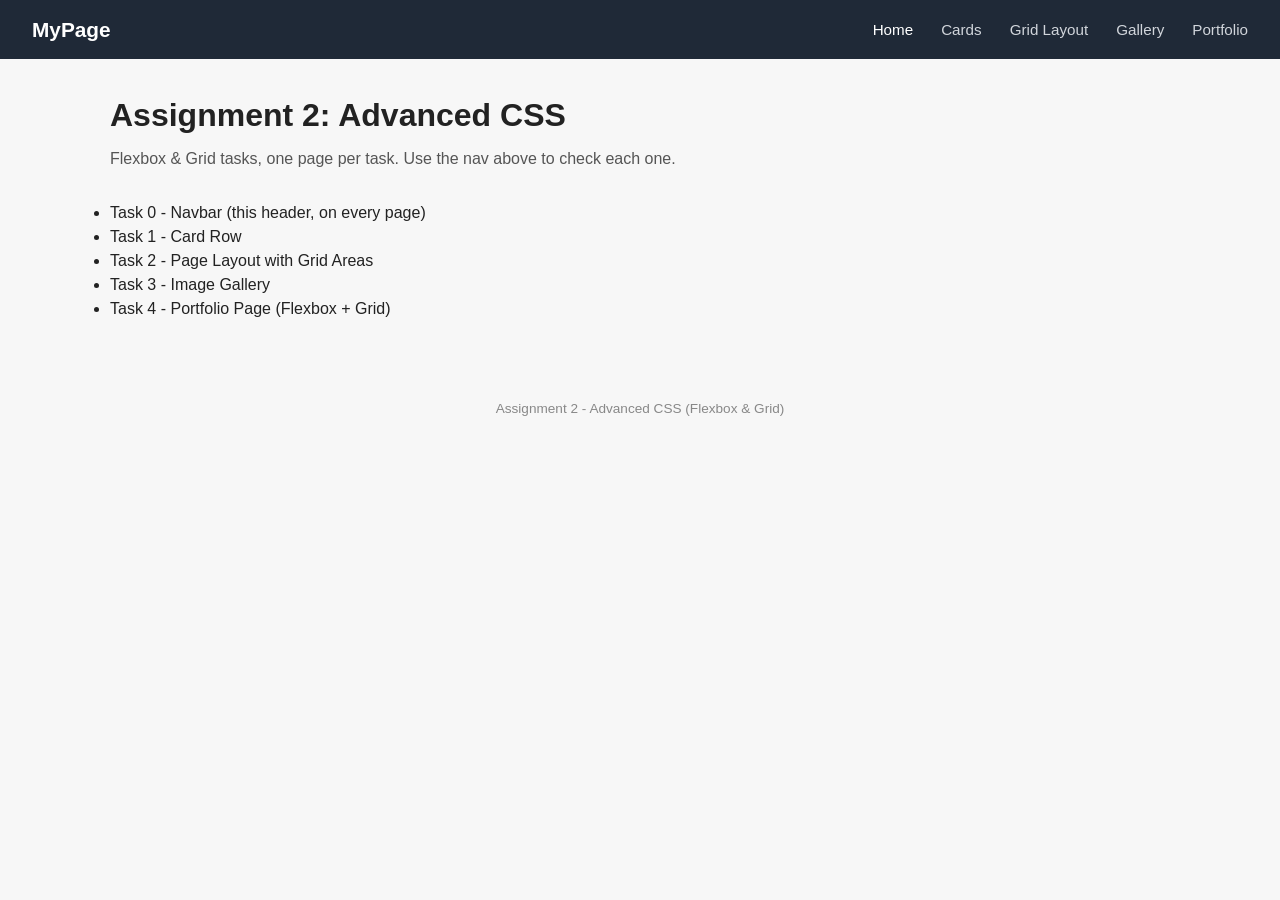
<file: index.html>
<!DOCTYPE html>
<html lang="en">
<head>
  <meta charset="UTF-8">
  <title>Assignment 2 - Flexbox & Grid</title>
  <link rel="stylesheet" href="css/style.css">
</head>
<body>

  <header class="navbar">
    <div class="nav-logo">MyPage</div>
    <ul class="nav-links">
      <li><a href="index.html" class="active">Home</a></li>
      <li><a href="cards.html">Cards</a></li>
      <li><a href="grid-layout.html">Grid Layout</a></li>
      <li><a href="gallery.html">Gallery</a></li>
      <li><a href="portfolio.html">Portfolio</a></li>
    </ul>
  </header>

  <main>
    <h1>Assignment 2: Advanced CSS</h1>
    <p class="subtitle">Flexbox & Grid tasks, one page per task. Use the nav above to check each one.</p>

    <ul>
      <li>Task 0 - Navbar (this header, on every page)</li>
      <li>Task 1 - <a href="cards.html">Card Row</a></li>
      <li>Task 2 - <a href="grid-layout.html">Page Layout with Grid Areas</a></li>
      <li>Task 3 - <a href="gallery.html">Image Gallery</a></li>
      <li>Task 4 - <a href="portfolio.html">Portfolio Page (Flexbox + Grid)</a></li>
    </ul>
  </main>

  <footer>Assignment 2 - Advanced CSS (Flexbox & Grid)</footer>

</body>
</html>
</file>
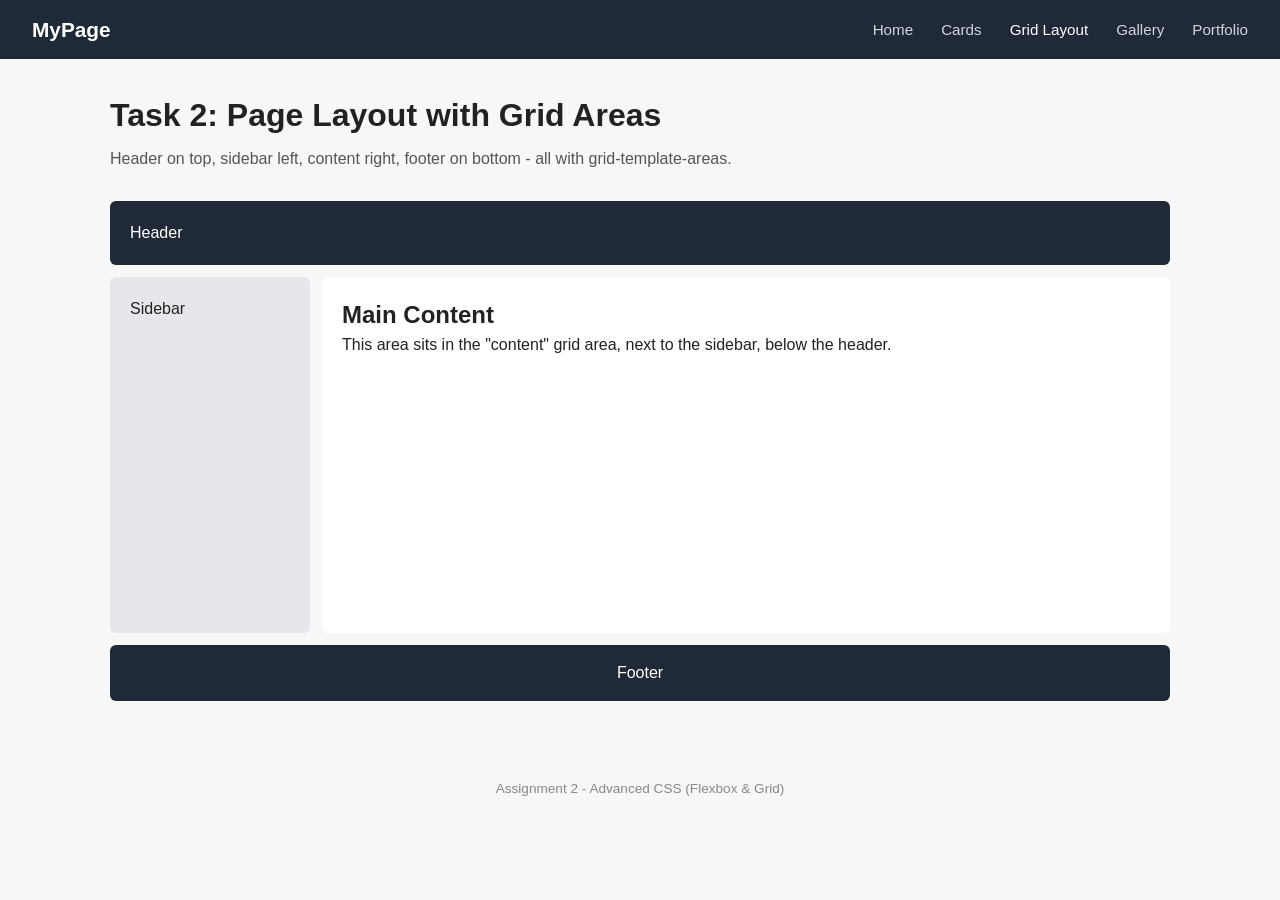
<file: grid-layout.html>
<!DOCTYPE html>
<html lang="en">
<head>
  <meta charset="UTF-8">
  <title>Grid Layout - Task 2</title>
  <link rel="stylesheet" href="css/style.css">
  <link rel="stylesheet" href="css/grid-layout.css">
</head>
<body>

  <header class="navbar">
    <div class="nav-logo">MyPage</div>
    <ul class="nav-links">
      <li><a href="index.html">Home</a></li>
      <li><a href="cards.html">Cards</a></li>
      <li><a href="grid-layout.html" class="active">Grid Layout</a></li>
      <li><a href="gallery.html">Gallery</a></li>
      <li><a href="portfolio.html">Portfolio</a></li>
    </ul>
  </header>

  <main>
    <h1>Task 2: Page Layout with Grid Areas</h1>
    <p class="subtitle">Header on top, sidebar left, content right, footer on bottom - all with grid-template-areas.</p>

    <div class="page-grid">
      <div class="g-header">Header</div>
      <div class="g-sidebar">Sidebar</div>
      <div class="g-content">
        <h2>Main Content</h2>
        <p>This area sits in the "content" grid area, next to the sidebar, below the header.</p>
      </div>
      <div class="g-footer">Footer</div>
    </div>
  </main>

  <footer>Assignment 2 - Advanced CSS (Flexbox & Grid)</footer>

</body>
</html>
</file>
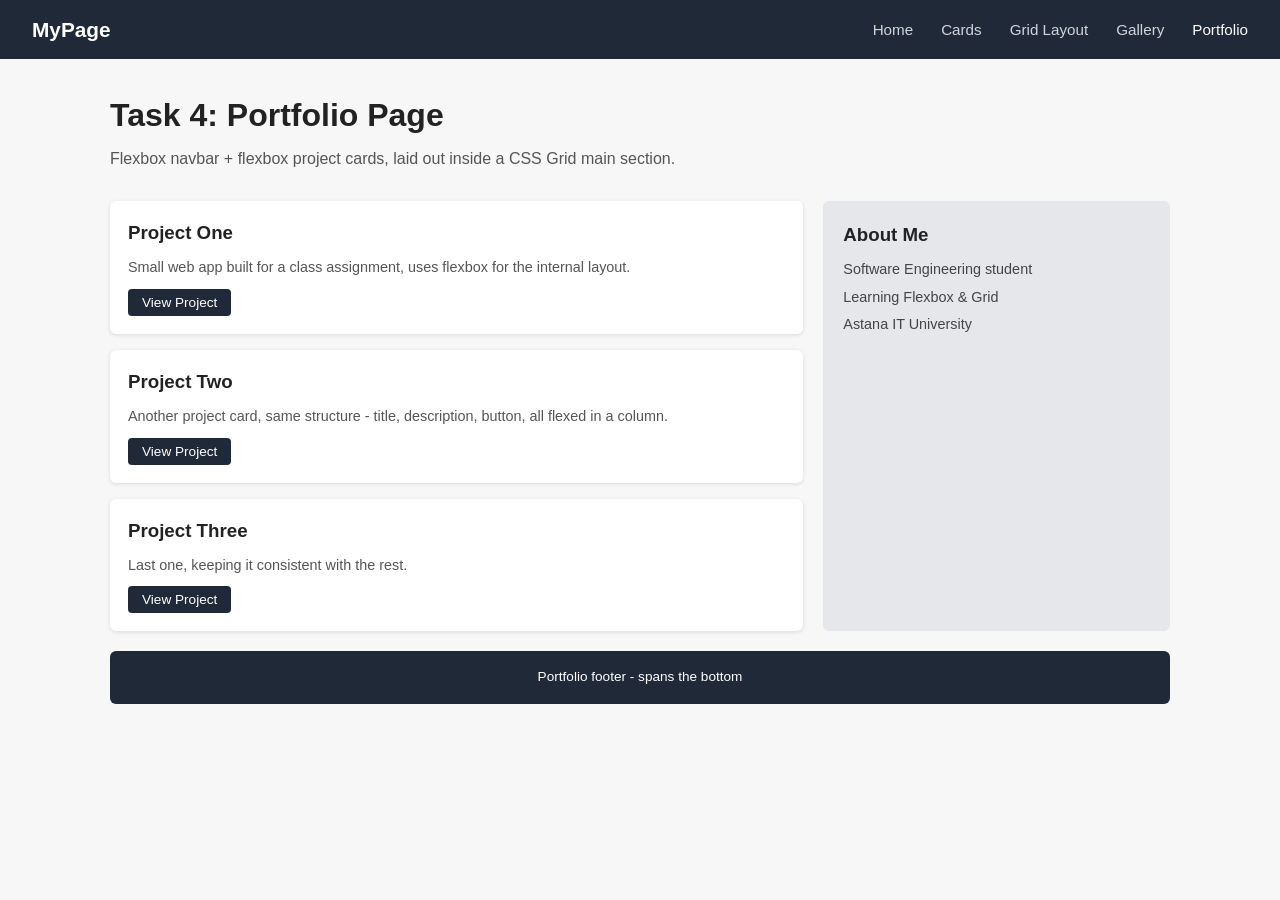
<file: portfolio.html>
<!DOCTYPE html>
<html lang="en">
<head>
  <meta charset="UTF-8">
  <title>Portfolio - Task 4</title>
  <link rel="stylesheet" href="css/style.css">
  <link rel="stylesheet" href="css/portfolio.css">
</head>
<body>

  <!-- header nav uses flexbox, from style.css -->
  <header class="navbar">
    <div class="nav-logo">MyPage</div>
    <ul class="nav-links">
      <li><a href="index.html">Home</a></li>
      <li><a href="cards.html">Cards</a></li>
      <li><a href="grid-layout.html">Grid Layout</a></li>
      <li><a href="gallery.html">Gallery</a></li>
      <li><a href="portfolio.html" class="active">Portfolio</a></li>
    </ul>
  </header>

  <main>
    <h1>Task 4: Portfolio Page</h1>
    <p class="subtitle">Flexbox navbar + flexbox project cards, laid out inside a CSS Grid main section.</p>

    <!-- main section is grid: projects on the left, sidebar on the right -->
    <div class="portfolio-main">
      <div class="projects">
        <div class="project-card">
          <h3>Project One</h3>
          <p>Small web app built for a class assignment, uses flexbox for the internal layout.</p>
          <button class="project-btn">View Project</button>
        </div>
        <div class="project-card">
          <h3>Project Two</h3>
          <p>Another project card, same structure - title, description, button, all flexed in a column.</p>
          <button class="project-btn">View Project</button>
        </div>
        <div class="project-card">
          <h3>Project Three</h3>
          <p>Last one, keeping it consistent with the rest.</p>
          <button class="project-btn">View Project</button>
        </div>
      </div>

      <aside class="side-info">
        <h3>About Me</h3>
        <ul>
          <li>Software Engineering student</li>
          <li>Learning Flexbox & Grid</li>
          <li>Astana IT University</li>
        </ul>
      </aside>
    </div>

    <footer class="p-footer">Portfolio footer - spans the bottom</footer>
  </main>

</body>
</html>
</file>
<file: css/style.css>
/* global reset, nothing fancy */
* {
  margin: 0;
  padding: 0;
  box-sizing: border-box;
}

body {
  font-family: "Segoe UI", Arial, sans-serif;
  background: #f7f7f7;
  color: #222;
  line-height: 1.5;
}

a {
  text-decoration: none;
  color: inherit;
}

/* ---------- Task 0: Navbar (Flexbox) ---------- */
.navbar {
  display: flex;
  justify-content: space-between;
  align-items: center;
  background: #1f2937;
  padding: 14px 32px;
}

.nav-logo {
  color: #fff;
  font-size: 1.3rem;
  font-weight: bold;
}

.nav-links {
  list-style: none;
  display: flex;
  align-items: center;
  gap: 28px;
}

.nav-links a {
  color: #d1d5db;
  font-size: 0.95rem;
  transition: color 0.15s ease;
}

.nav-links a:hover,
.nav-links a.active {
  color: #fff;
}

main {
  max-width: 1100px;
  margin: 0 auto;
  padding: 32px 20px 60px;
}

h1 {
  margin-bottom: 8px;
}

p.subtitle {
  color: #555;
  margin-bottom: 30px;
}

footer {
  text-align: center;
  padding: 18px;
  color: #888;
  font-size: 0.85rem;
}
</file>
<file: css/grid-layout.css>
.page-grid {
  display: grid;
  grid-template-columns: 200px 1fr;
  grid-template-rows: auto 1fr auto;
  grid-template-areas:
    "head head"
    "side content"
    "foot foot";
  gap: 12px;
  min-height: 500px;
  margin-top: 20px;
}

.g-header {
  grid-area: head;
  background: #1f2937;
  color: #fff;
  padding: 20px;
  border-radius: 6px;
}

.g-sidebar {
  grid-area: side;
  background: #e5e7eb;
  padding: 20px;
  border-radius: 6px;
}

.g-content {
  grid-area: content;
  background: #fff;
  padding: 20px;
  border-radius: 6px;
}

.g-footer {
  grid-area: foot;
  background: #1f2937;
  color: #fff;
  padding: 16px;
  text-align: center;
  border-radius: 6px;
}

@media (max-width: 600px) {
  .page-grid {
    grid-template-columns: 1fr;
    grid-template-areas:
      "head"
      "side"
      "content"
      "foot";
  }
}
</file>
<file: css/portfolio.css>
.portfolio-main {
  display: grid;
  grid-template-columns: 2fr 1fr;
  gap: 20px;
  margin-top: 20px;
}

.projects {
  display: flex;
  flex-direction: column;
  gap: 16px;
}

.project-card {
  background: #fff;
  border-radius: 6px;
  padding: 18px;
  box-shadow: 0 1px 4px rgba(0, 0, 0, 0.12);
  display: flex;
  flex-direction: column;
  gap: 10px;
}

.project-card h3 {
  margin: 0;
}

.project-card p {
  color: #555;
  font-size: 0.9rem;
}

.project-btn {
  align-self: flex-start;
  background: #1f2937;
  color: #fff;
  border: none;
  padding: 6px 14px;
  border-radius: 4px;
  font-size: 0.85rem;
  cursor: pointer;
}

.project-btn:hover {
  background: #374151;
}

.side-info {
  background: #e5e7eb;
  border-radius: 6px;
  padding: 20px;
}

.side-info h3 {
  margin-bottom: 10px;
}

.side-info ul {
  list-style: none;
}

.side-info li {
  margin-bottom: 6px;
  color: #444;
  font-size: 0.9rem;
}

.p-footer {
  margin-top: 20px;
  background: #1f2937;
  color: #fff;
  text-align: center;
  padding: 16px;
  border-radius: 6px;
}

@media (max-width: 700px) {
  .portfolio-main {
    grid-template-columns: 1fr;
  }
}
</file>
